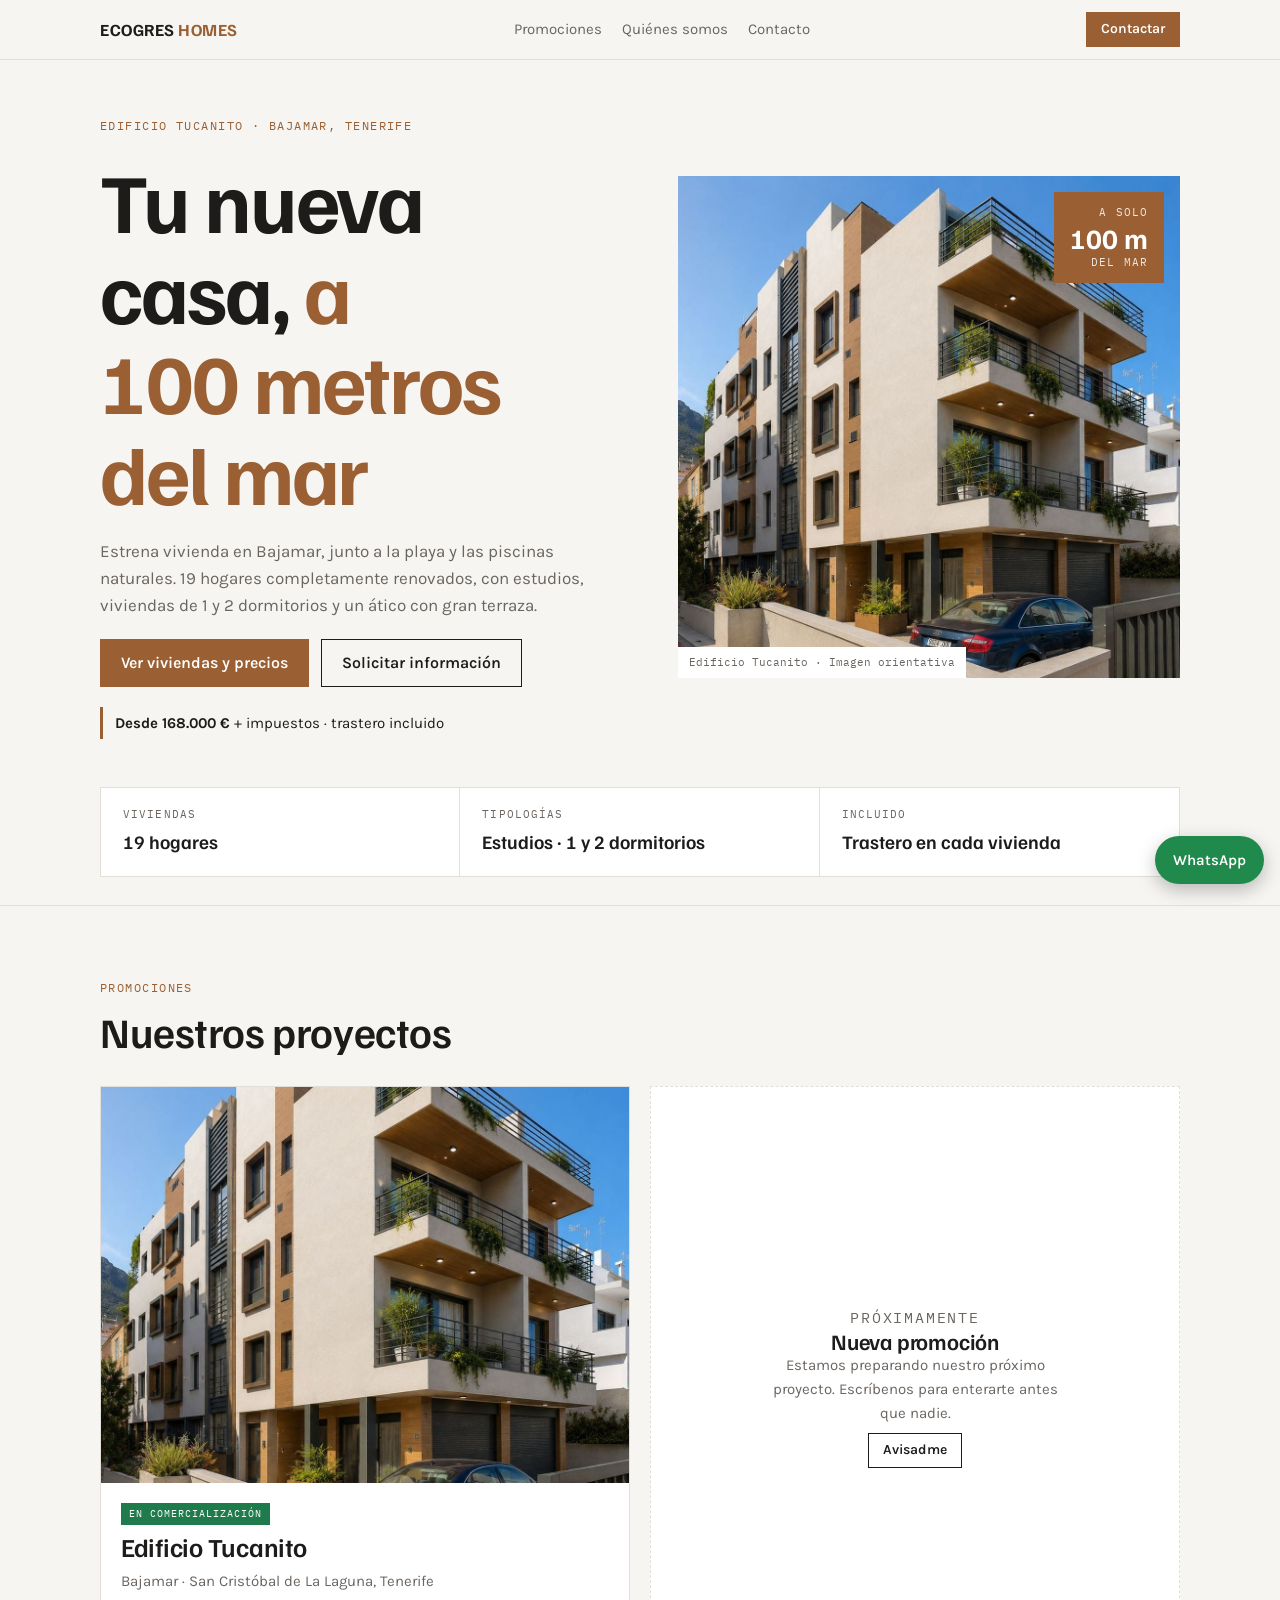
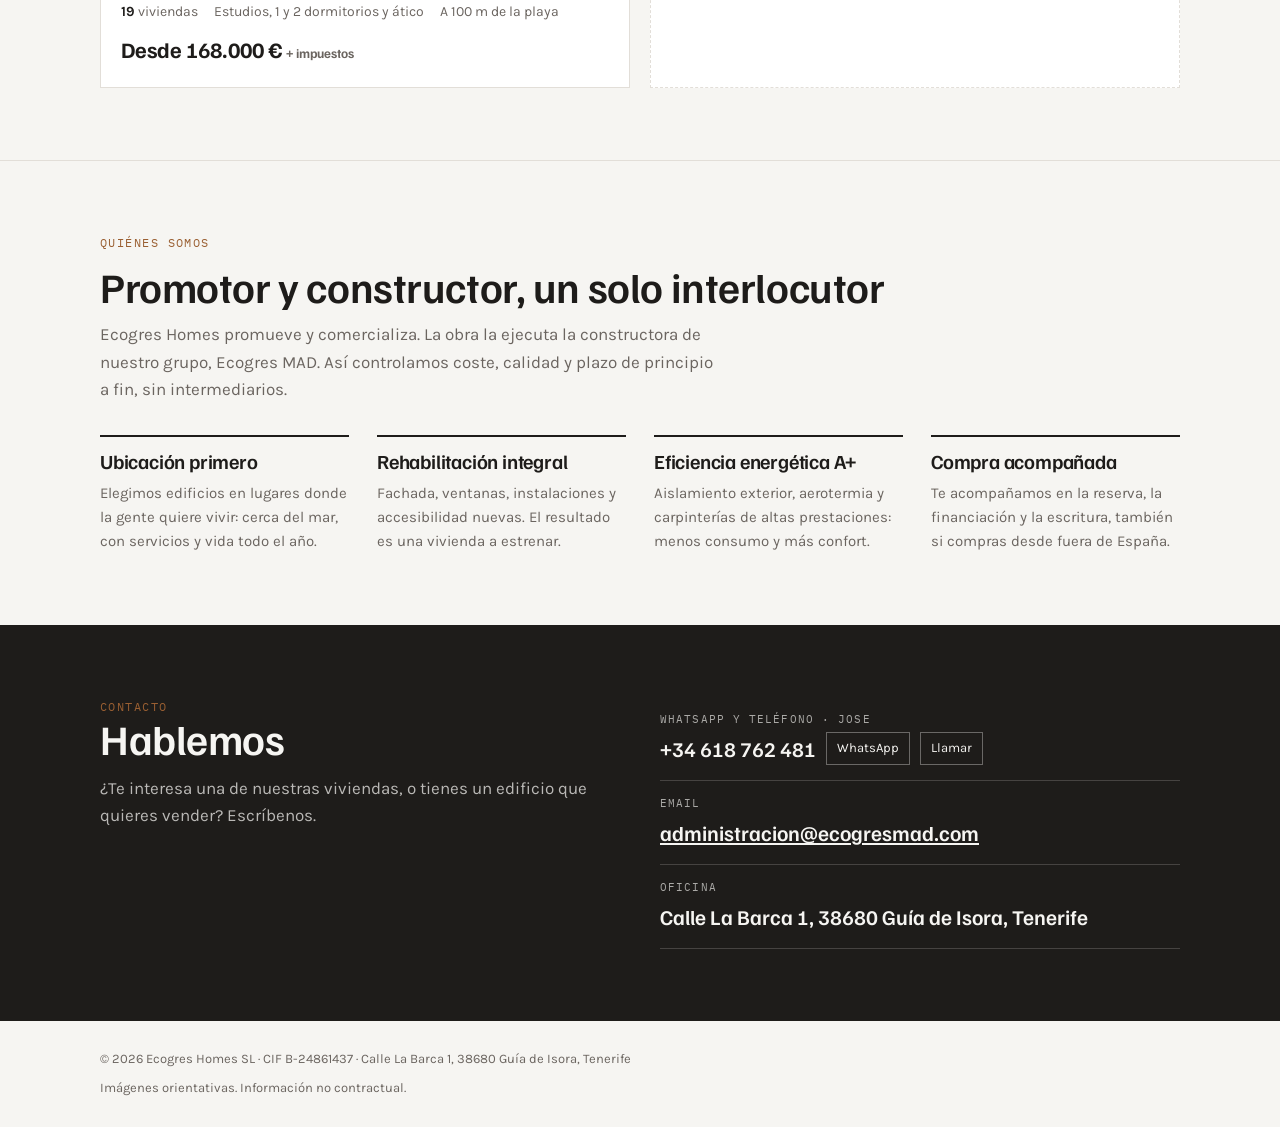
<file: index.html>
<!doctype html>
<html lang="es">
<head>
  <meta charset="utf-8">
  <meta name="viewport" content="width=device-width,initial-scale=1,viewport-fit=cover">
  <title>Viviendas en Bajamar junto al mar · Edificio Tucanito | Ecogres Homes</title>
  <meta name="description" content="Descubre Edificio Tucanito en Bajamar, Tenerife: 19 viviendas rehabilitadas a 100 metros del mar, desde 168.000 € + impuestos y con trastero incluido.">
  <link rel="preconnect" href="https://fonts.googleapis.com">
  <link rel="preconnect" href="https://fonts.gstatic.com" crossorigin>
  <link rel="stylesheet" href="https://fonts.googleapis.com/css2?family=Familjen+Grotesk:wght@500;600;700&family=Karla:wght@400;500;600&family=IBM+Plex+Mono:wght@400;500&display=swap">
  <link rel="stylesheet" href="css/estilos.css">
</head>
<body>

<div class="barra">
  <div class="wrap top">
    <a class="marca" href="index.html">ECOGRES <span>HOMES</span></a>
    <nav class="nav" aria-label="Secciones">
      <a href="#promociones">Promociones</a>
      <a href="#nosotros">Quiénes somos</a>
      <a href="#contacto">Contacto</a>
    </nav>
    <div class="top-der">
      <a class="btn lleno peq" href="#contacto">Contactar</a>
    </div>
  </div>
</div>

<main>
  <div class="wrap" id="inicio">
    <div class="hero portada-hero">
      <div class="texto">
        <p class="eyebrow">Edificio Tucanito · Bajamar, Tenerife</p>
        <h1>Tu nueva casa, <em>a 100 metros del mar</em></h1>
        <p class="lead">Estrena vivienda en Bajamar, junto a la playa y las piscinas naturales. 19 hogares completamente renovados, con estudios, viviendas de 1 y 2 dormitorios y un ático con gran terraza.</p>
        <div class="botones">
          <a class="btn lleno" href="promociones/edificio-tucanito/#viviendas">Ver viviendas y precios</a>
          <a class="btn" href="#contacto">Solicitar información</a>
        </div>
        <p class="prioridad"><b>Desde 168.000 €</b> + impuestos · trastero incluido</p>
      </div>
      <figure>
        <img src="promociones/edificio-tucanito/img/2_esquina_verja-despues.jpg" alt="Edificio Tucanito rehabilitado en Bajamar, Tenerife">
        <div class="sello"><small>A solo</small><b>100 m</b><small>del mar</small></div>
        <figcaption>Edificio Tucanito · Imagen orientativa</figcaption>
      </figure>
    </div>
  </div>
  <div class="wrap">
    <dl class="home-highlights" aria-label="Datos destacados de la promoción">
      <div><dt>Viviendas</dt><dd>19 hogares</dd></div>
      <div><dt>Tipologías</dt><dd>Estudios · 1 y 2 dormitorios</dd></div>
      <div><dt>Incluido</dt><dd>Trastero en cada vivienda</dd></div>
    </dl>
  </div>

  <section id="promociones">
    <div class="wrap">
      <div class="cab">
        <p class="eyebrow">Promociones</p>
        <h2>Nuestros proyectos</h2>
      </div>
      <!-- Las tarjetas salen de datos/promociones.js -->
      <div class="promos" id="promos"></div>
    </div>
  </section>

  <section id="nosotros">
    <div class="wrap">
      <div class="cab">
        <p class="eyebrow">Quiénes somos</p>
        <h2>Promotor y constructor, un solo interlocutor</h2>
        <p class="lead">Ecogres Homes promueve y comercializa. La obra la ejecuta la constructora de nuestro grupo, Ecogres MAD. Así controlamos coste, calidad y plazo de principio a fin, sin intermediarios.</p>
      </div>
      <div class="ventajas">
        <div><h3>Ubicación primero</h3><p>Elegimos edificios en lugares donde la gente quiere vivir: cerca del mar, con servicios y vida todo el año.</p></div>
        <div><h3>Rehabilitación integral</h3><p>Fachada, ventanas, instalaciones y accesibilidad nuevas. El resultado es una vivienda a estrenar.</p></div>
        <div><h3>Eficiencia energética A+</h3><p>Aislamiento exterior, aerotermia y carpinterías de altas prestaciones: menos consumo y más confort.</p></div>
        <div><h3>Compra acompañada</h3><p>Te acompañamos en la reserva, la financiación y la escritura, también si compras desde fuera de España.</p></div>
      </div>
    </div>
  </section>

  <section id="contacto" class="contacto">
    <div class="wrap cgrid">
      <div>
        <p class="eyebrow">Contacto</p>
        <h2>Hablemos</h2>
        <p class="lead" style="margin-top:14px">¿Te interesa una de nuestras viviendas, o tienes un edificio que quieres vender? Escríbenos.</p>
      </div>
      <div>
        <div class="canal"><small>WhatsApp y teléfono · Jose</small><div class="fila"><span class="v">+34 618 762 481</span><a class="copiar" href="https://wa.me/34618762481" target="_blank" rel="noopener">WhatsApp</a><a class="copiar" href="tel:+34618762481">Llamar</a></div></div>
        <div class="canal"><small>Email</small><div class="fila"><span class="v"><a href="mailto:administracion@ecogresmad.com">administracion@ecogresmad.com</a></span></div></div>
        <div class="canal"><small>Oficina</small><div class="fila"><span class="v">Calle La Barca 1, 38680 Guía de Isora, Tenerife</span></div></div>
      </div>
    </div>
  </section>
</main>

<div class="wrap">
  <footer>
    <span>© <span id="anio">2026</span> Ecogres Homes SL · CIF B-24861437 · Calle La Barca 1, 38680 Guía de Isora, Tenerife</span>
    <span>Imágenes orientativas. Información no contractual.</span>
  </footer>
</div>
<a class="flotante" href="https://wa.me/34618762481?text=Hola%2C%20quiero%20informaci%C3%B3n%20sobre%20Ecogres%20Homes." target="_blank" rel="noopener">WhatsApp</a>

<script src="datos/promociones.js"></script>
<script src="js/portada.js"></script>
</body>
</html>
</file>
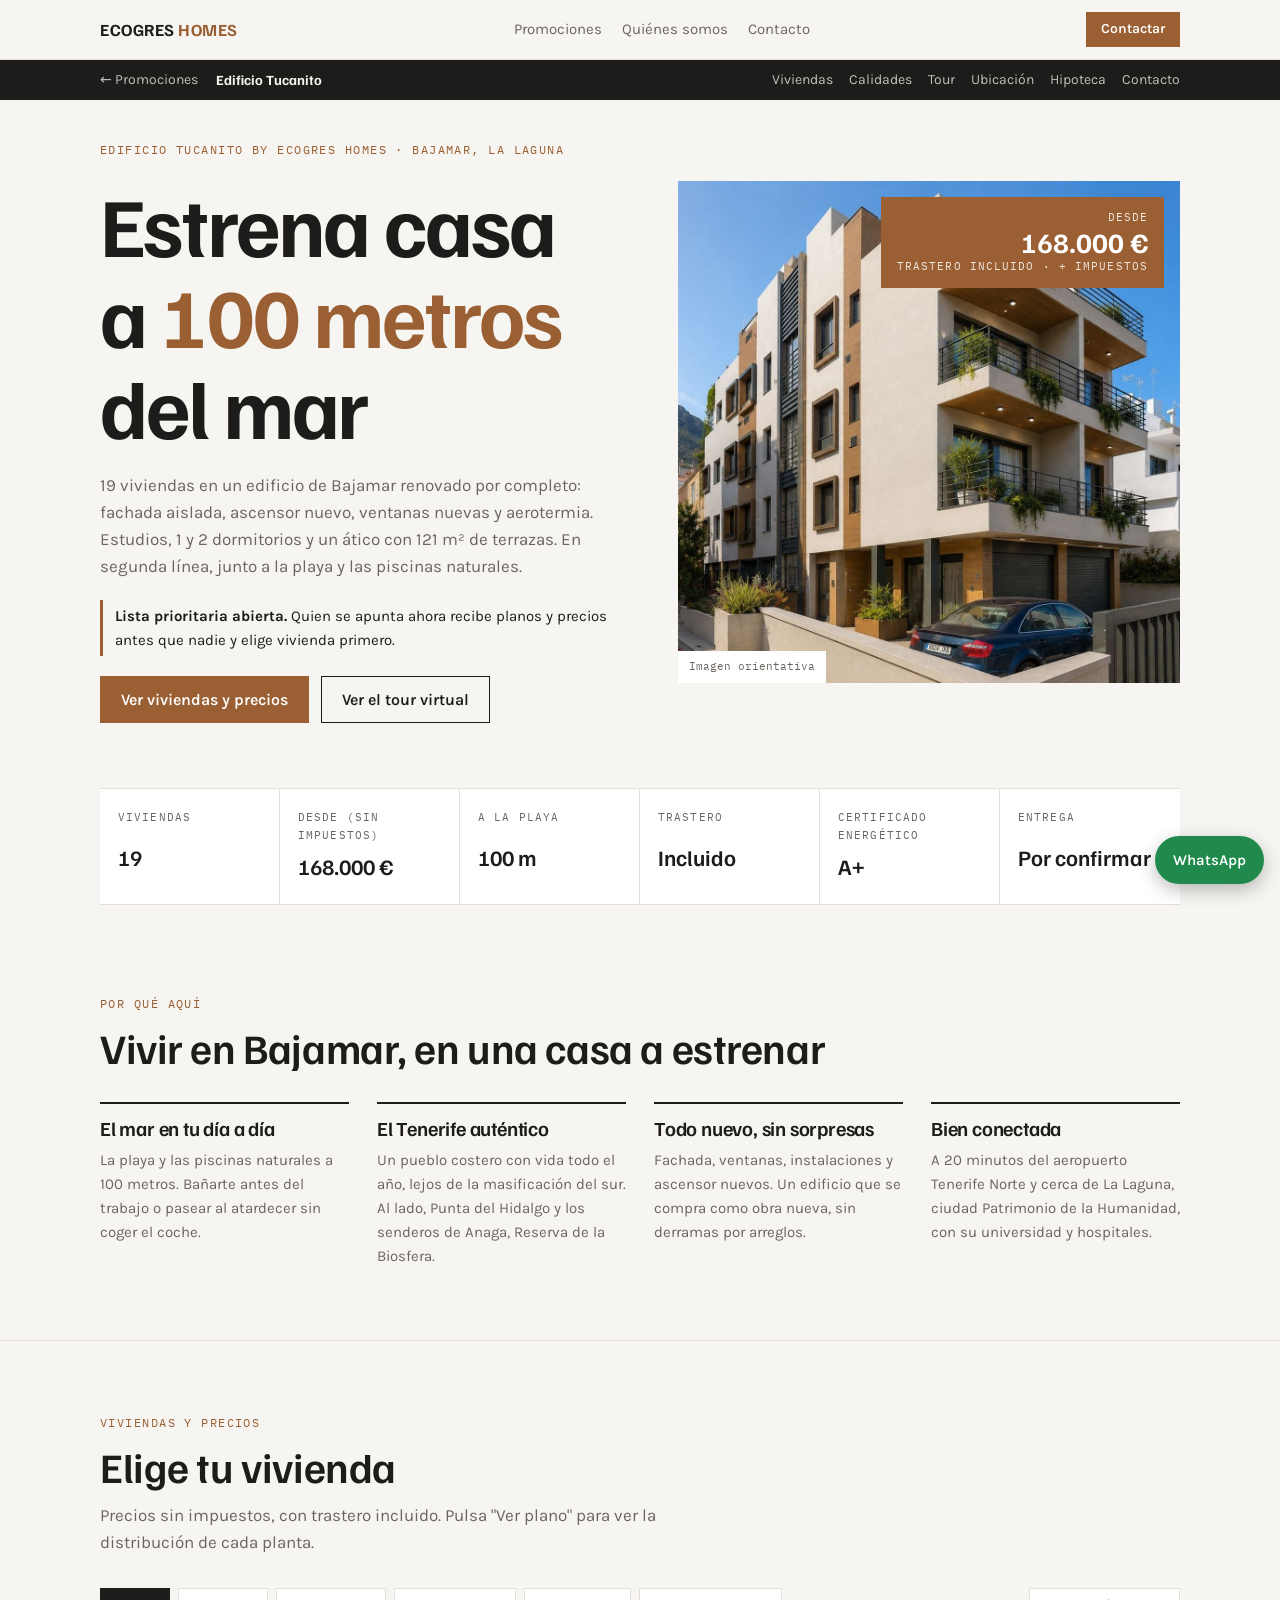
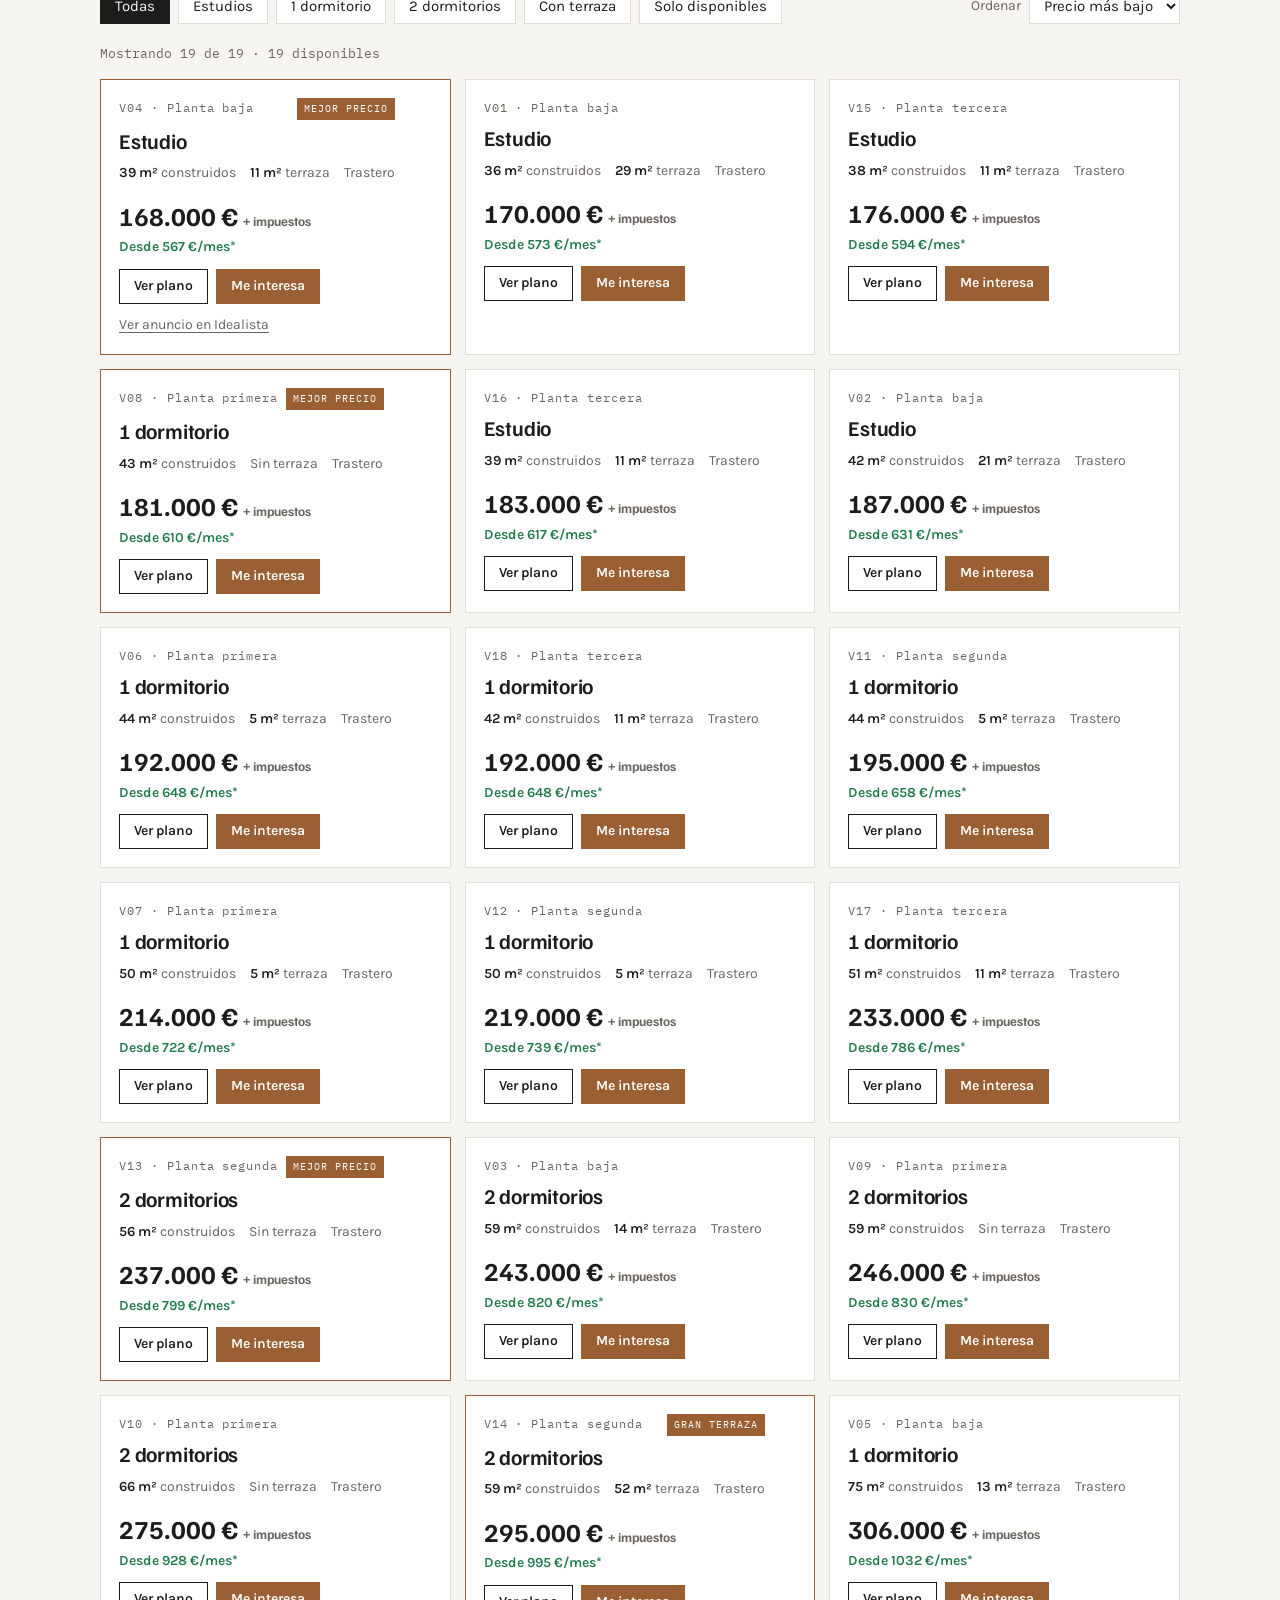
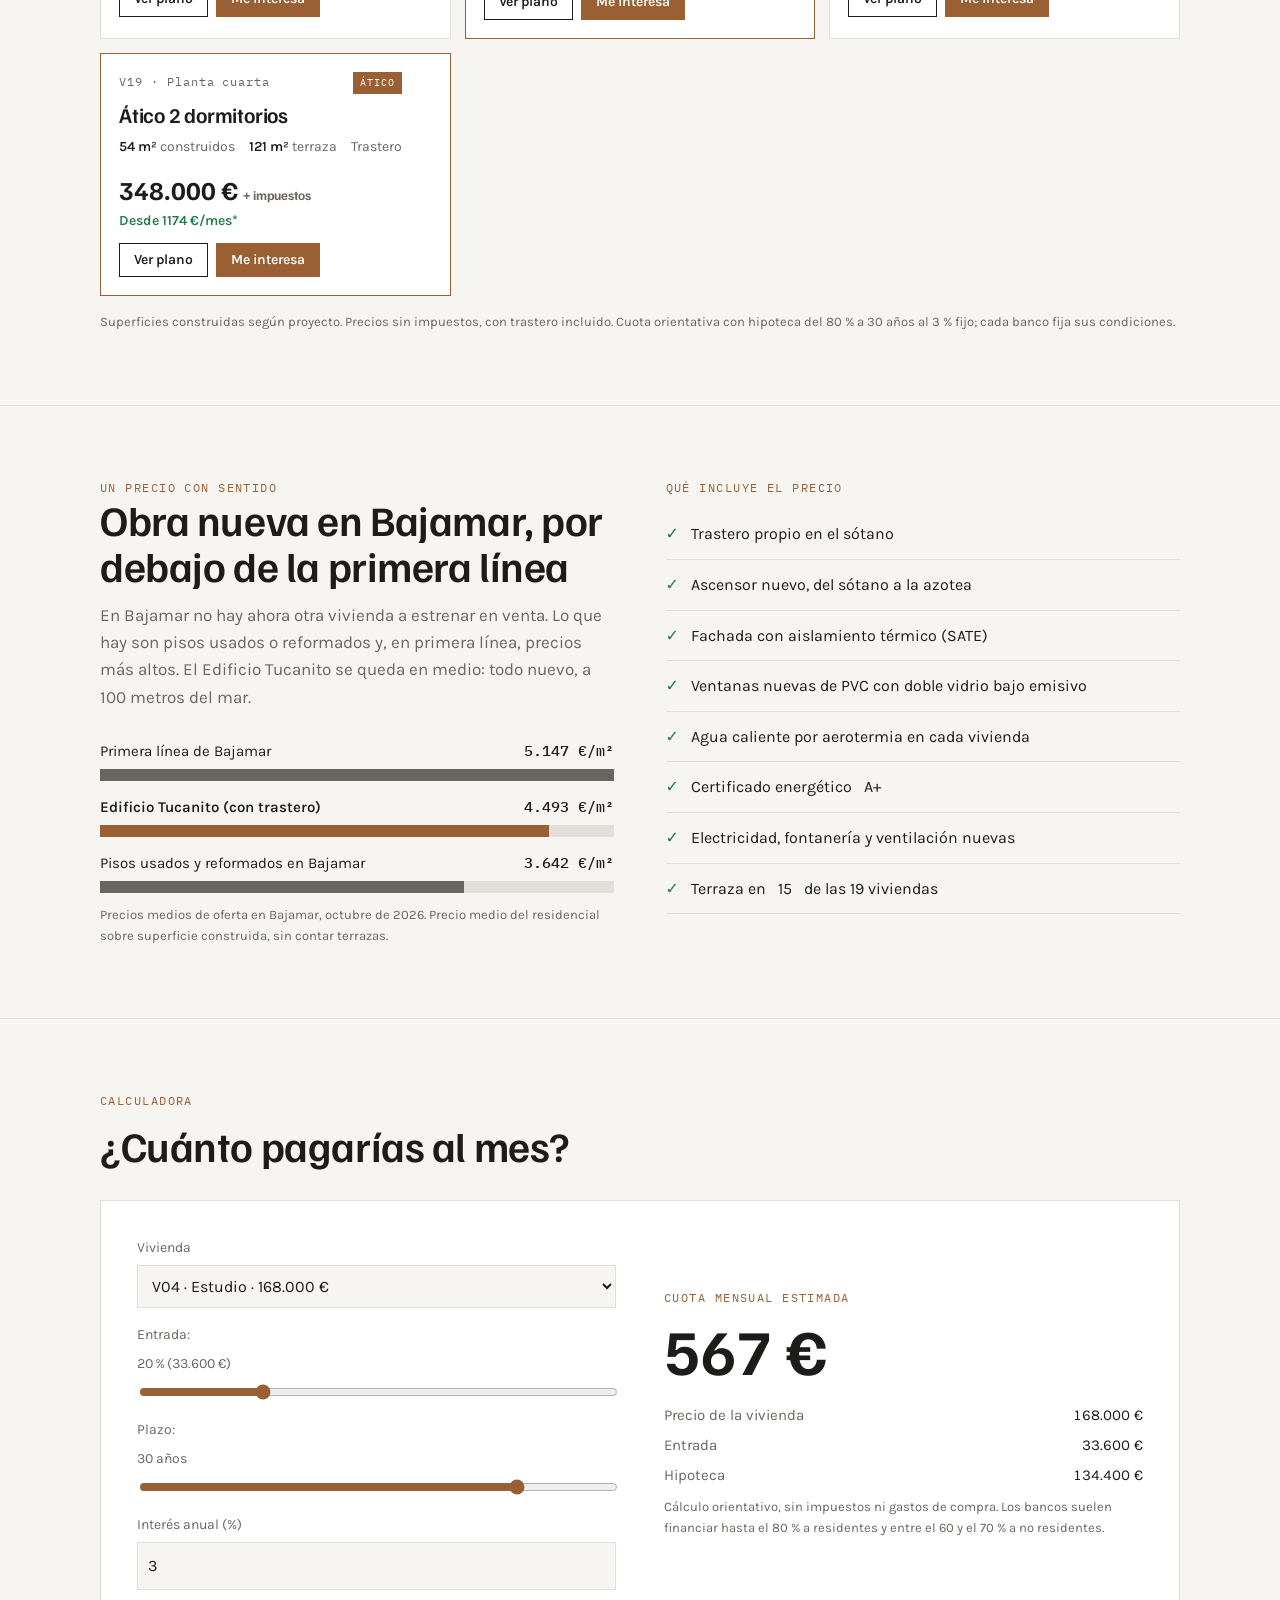
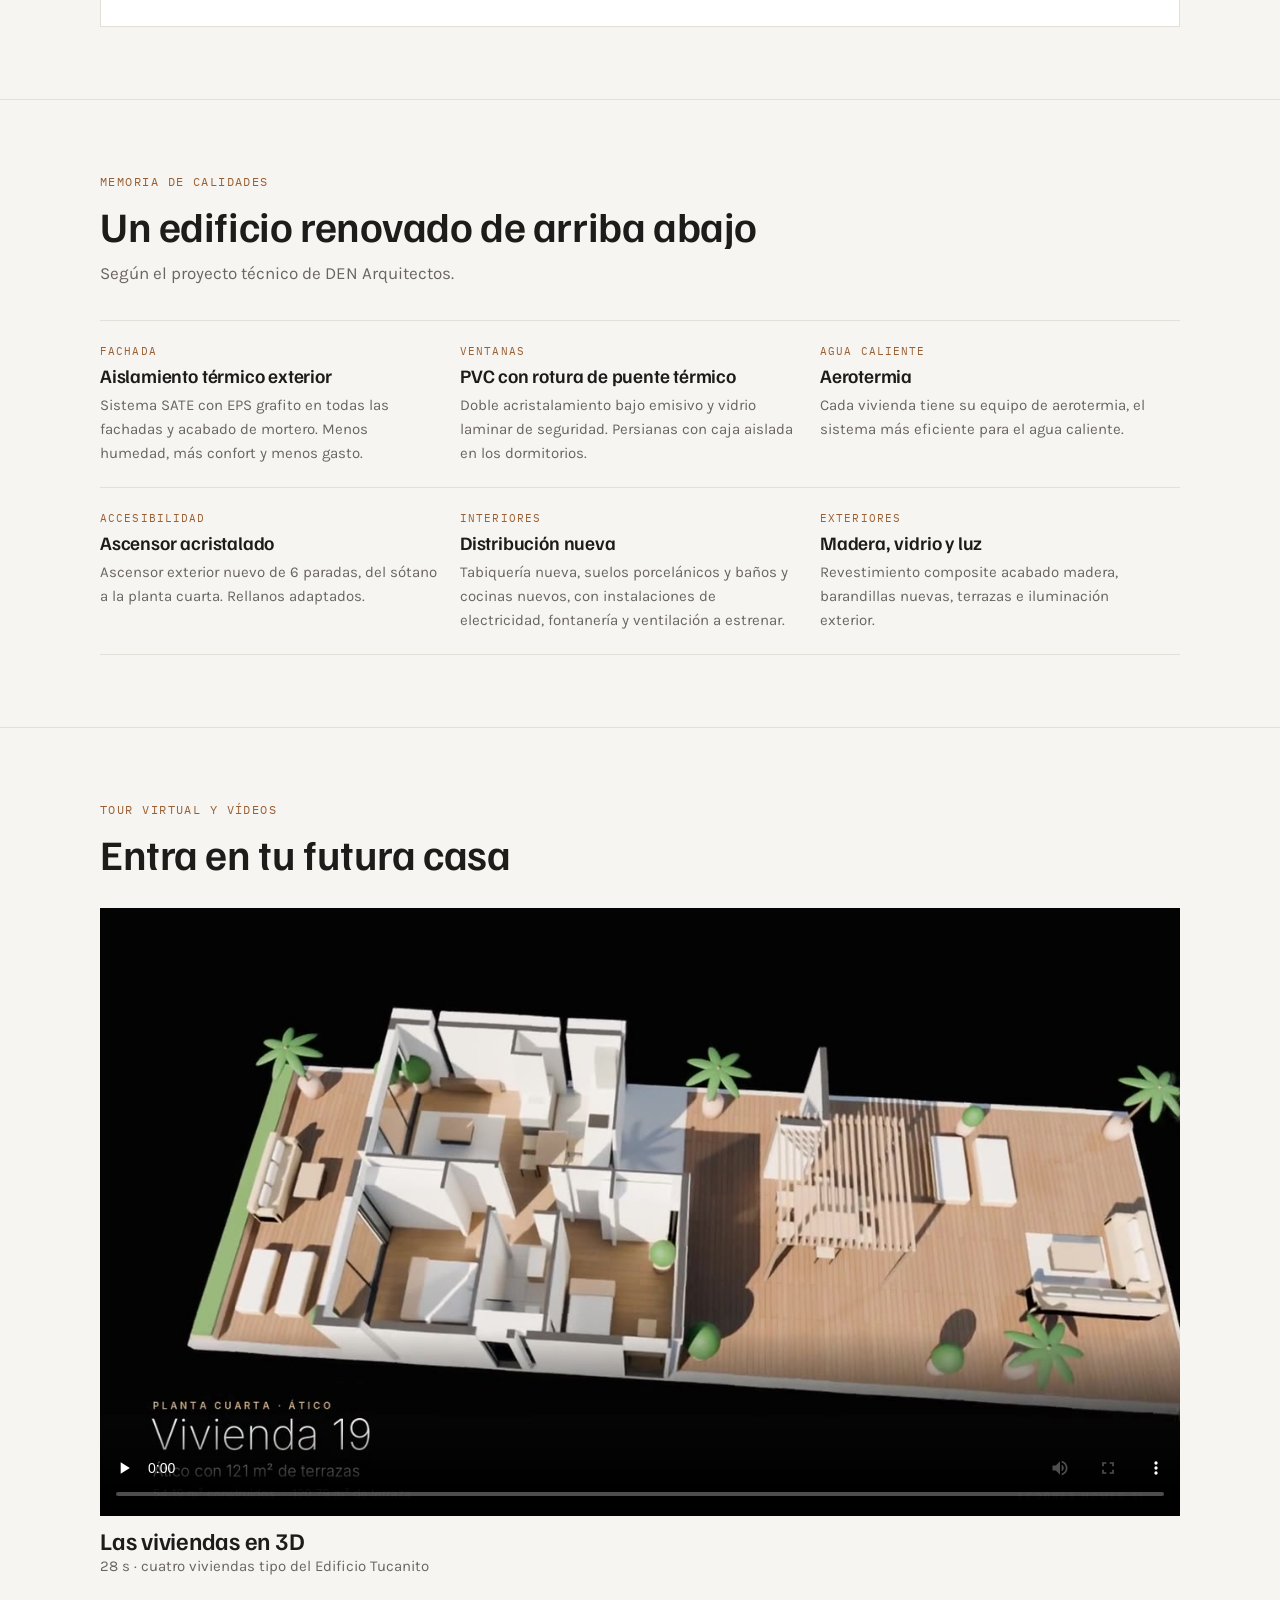
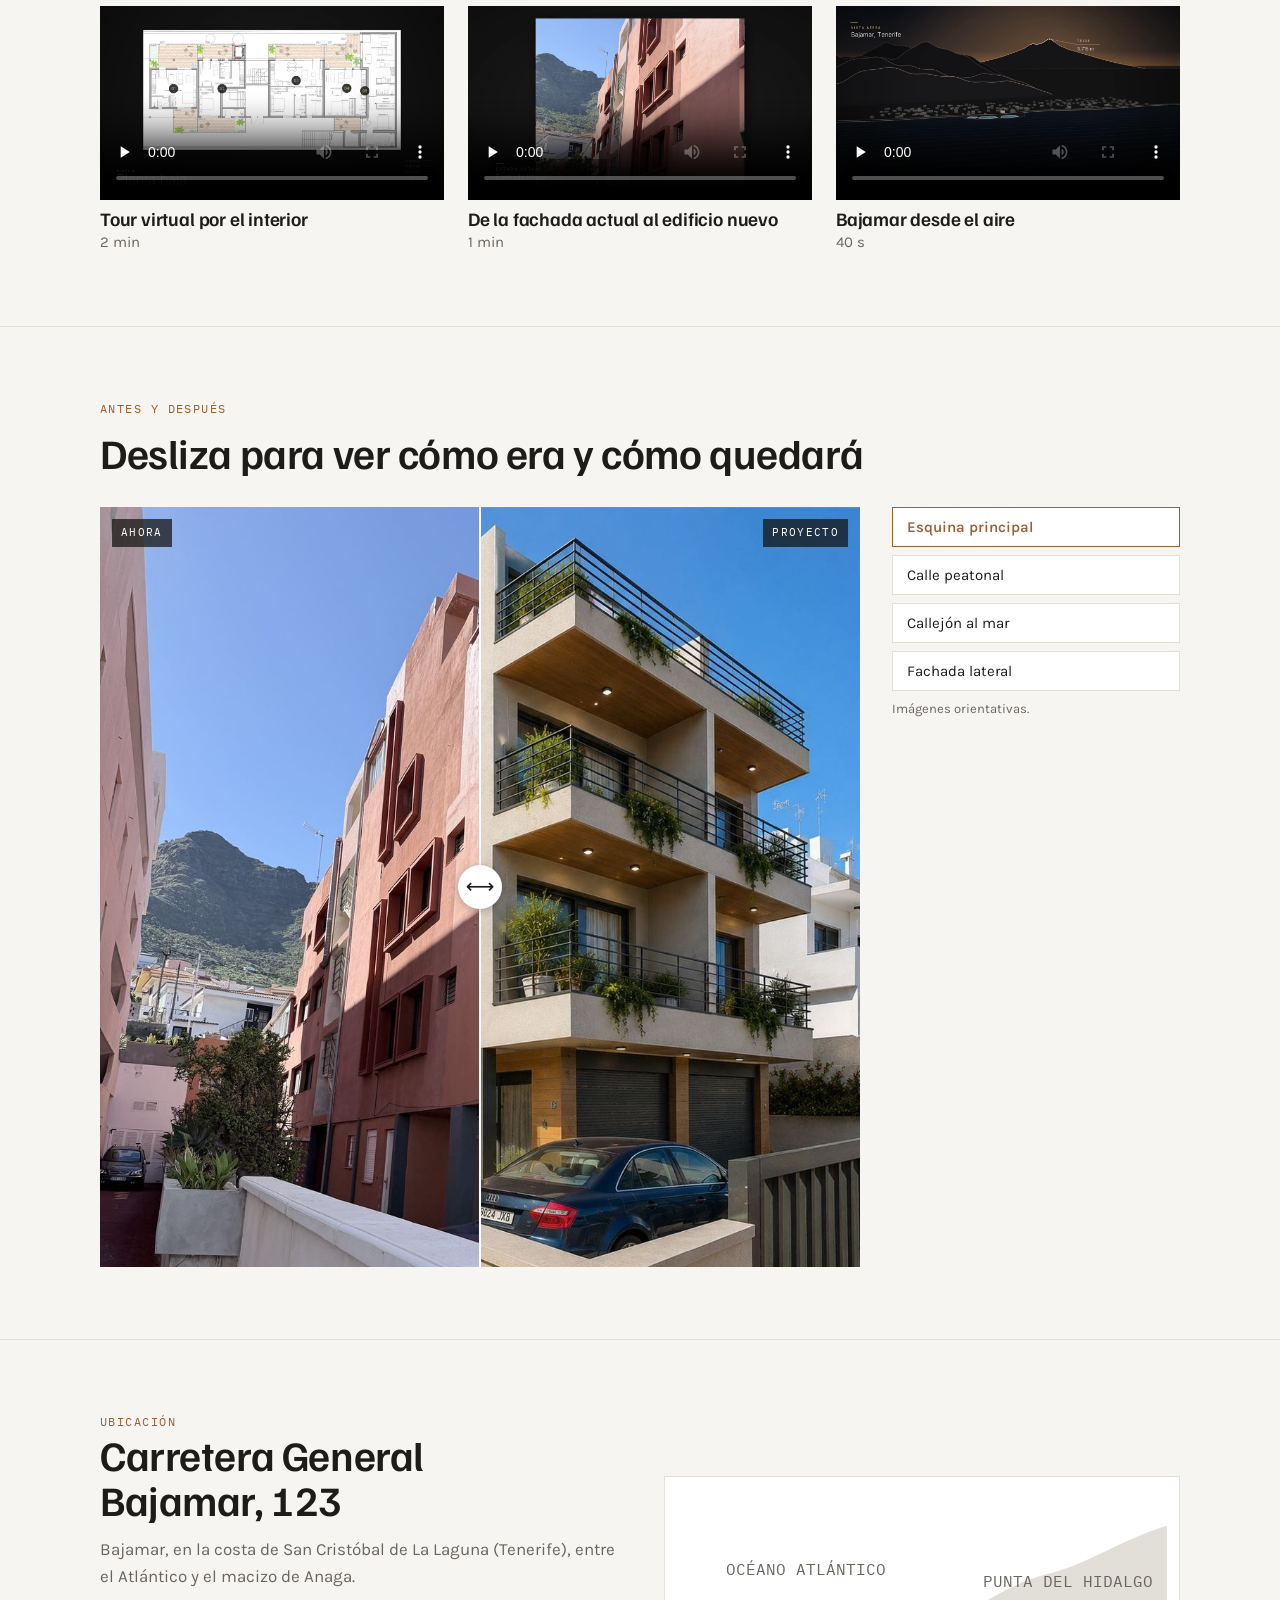
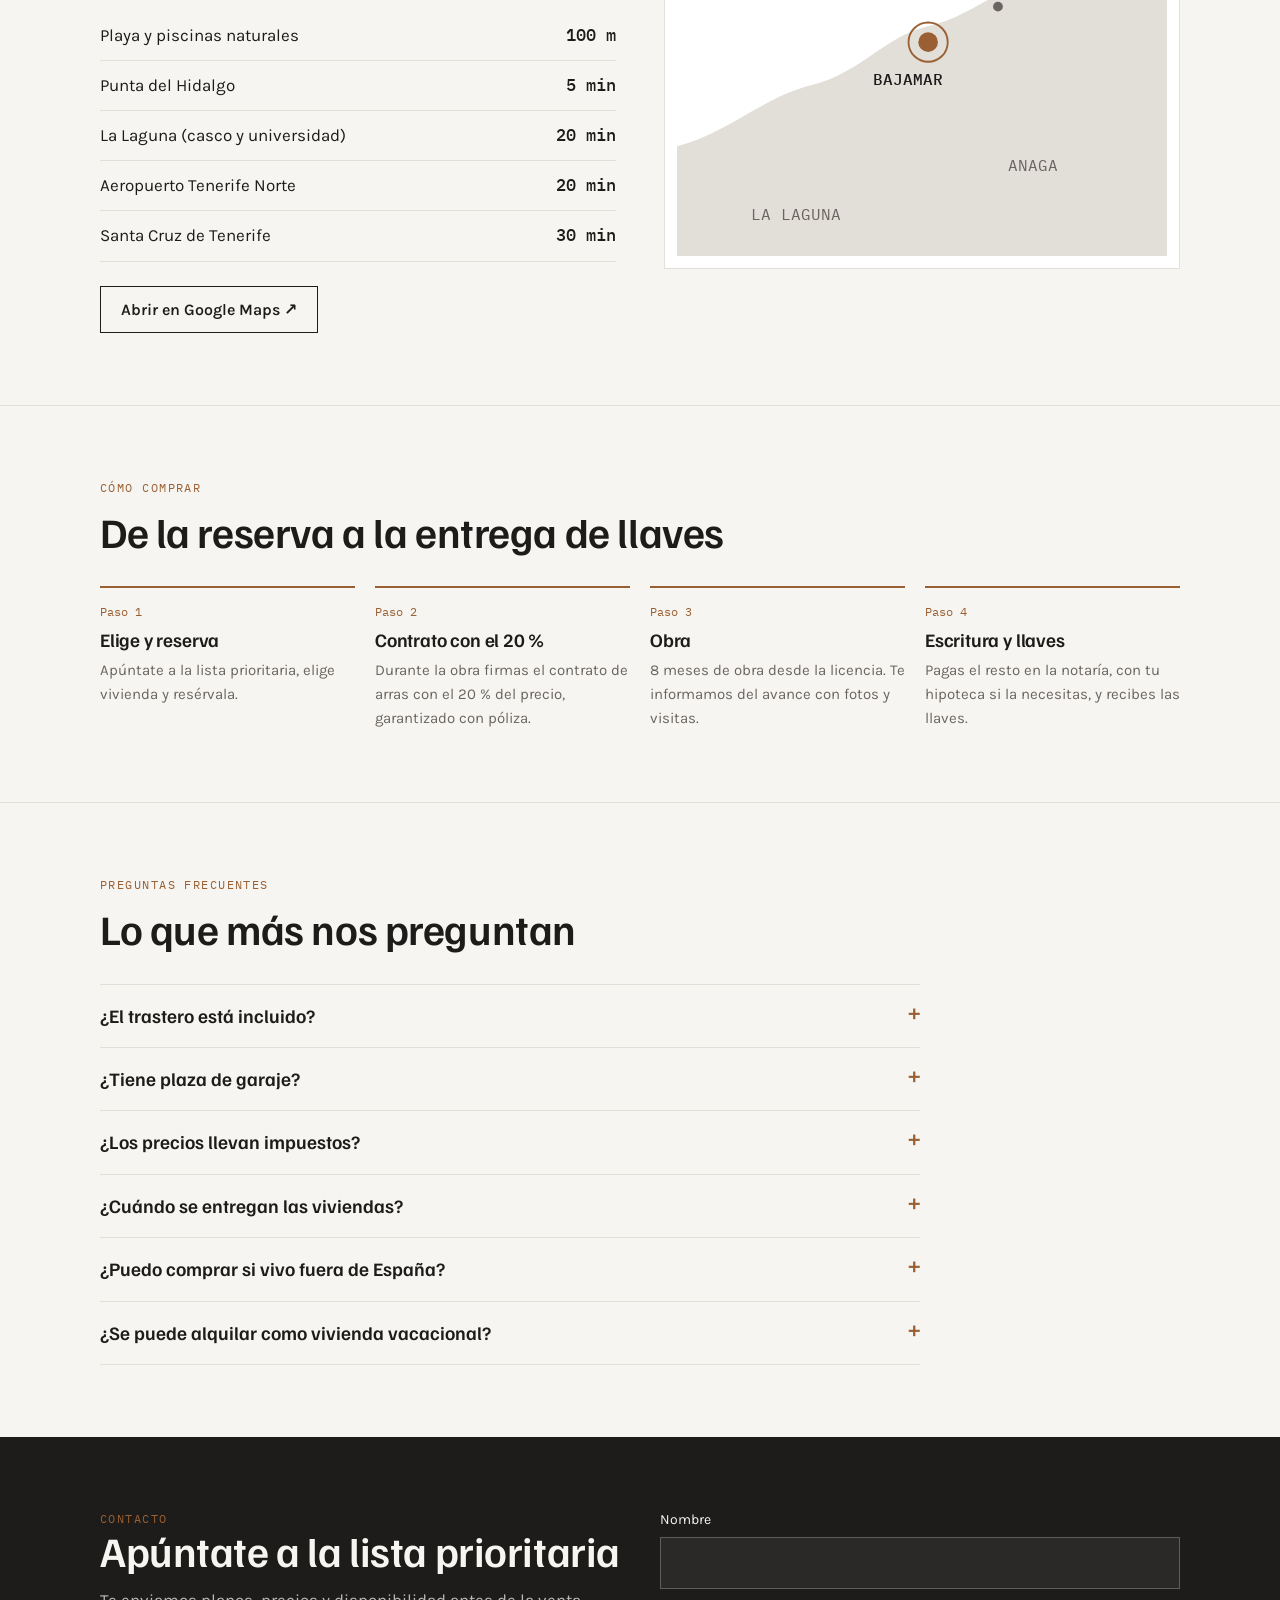
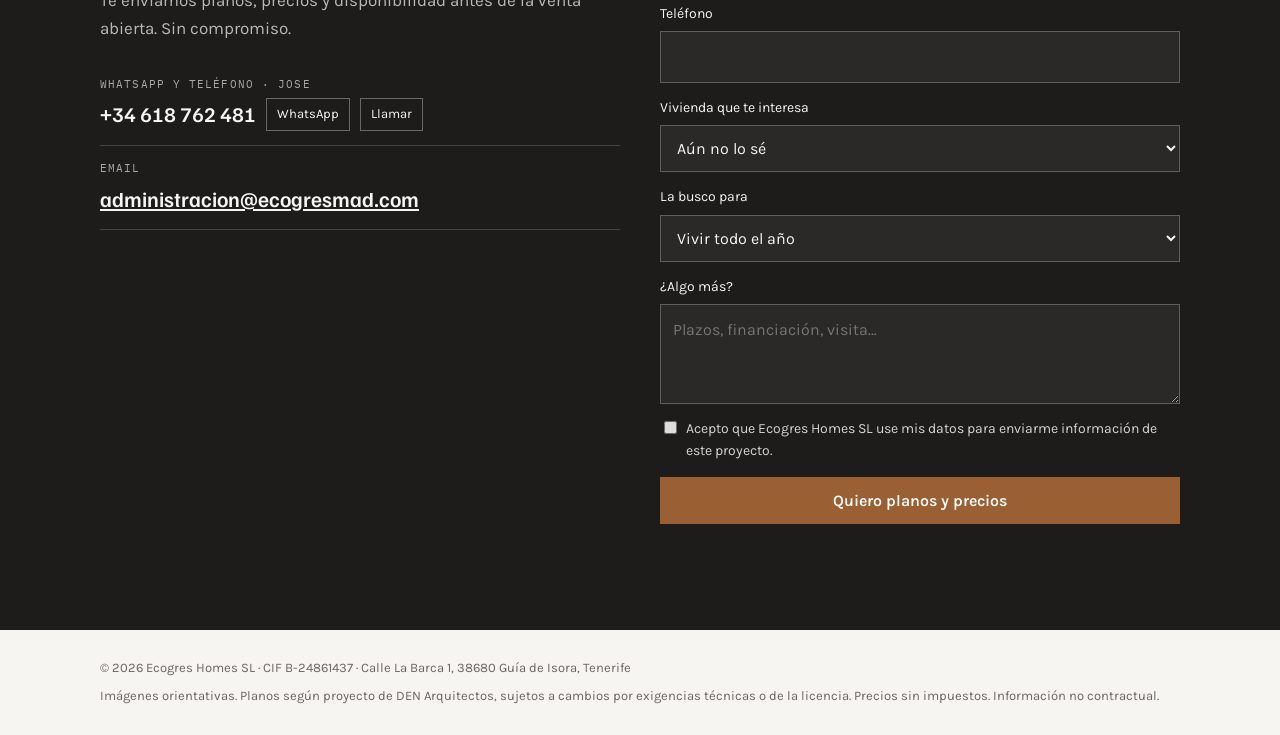
<file: promociones/edificio-tucanito/index.html>
<!doctype html>
<html lang="es">
<head>
  <meta charset="utf-8">
  <meta name="viewport" content="width=device-width,initial-scale=1,viewport-fit=cover">
  <title>Edificio Tucanito by Ecogres Homes · Viviendas en Bajamar, Tenerife</title>
  <meta name="description" content="19 viviendas rehabilitadas a 100 metros del mar en Bajamar, La Laguna. Estudios, 1 y 2 dormitorios y ático. Trastero incluido. Certificado energético A+.">
  <link rel="preconnect" href="https://fonts.googleapis.com">
  <link rel="preconnect" href="https://fonts.gstatic.com" crossorigin>
  <link rel="stylesheet" href="https://fonts.googleapis.com/css2?family=Familjen+Grotesk:wght@500;600;700&family=Karla:wght@400;500;600&family=IBM+Plex+Mono:wght@400;500&display=swap">
  <link rel="stylesheet" href="../../css/estilos.css">
</head>
<body>

<div class="barra">
  <div class="wrap top">
    <a class="marca" href="../../index.html">ECOGRES <span>HOMES</span></a>
    <nav class="nav" aria-label="Secciones">
      <a href="../../index.html#promociones">Promociones</a>
      <a href="../../index.html#nosotros">Quiénes somos</a>
      <a href="#contacto">Contacto</a>
    </nav>
    <div class="top-der">
      <a class="btn lleno peq" href="#contacto">Contactar</a>
    </div>
  </div>
</div>
<div class="subnav">
  <div class="wrap subnav-in">
    <a class="volver" href="../../index.html#promociones">← Promociones</a>
    <b>Edificio Tucanito</b>
    <nav aria-label="Secciones de la promoción">
      <a href="#viviendas">Viviendas</a><a href="#calidades">Calidades</a><a href="#tour">Tour</a><a href="#ubicacion">Ubicación</a><a href="#hipoteca">Hipoteca</a><a href="#contacto">Contacto</a>
    </nav>
  </div>
</div>

<main>
<div class="wrap" id="tucanito">
  <div class="hero">
    <div class="texto">
      <p class="eyebrow">Edificio Tucanito by Ecogres Homes · Bajamar, La Laguna</p>
      <h1>Estrena casa a <em>100 metros</em> del mar</h1>
      <p class="lead">19 viviendas en un edificio de Bajamar renovado por completo: fachada aislada, ascensor nuevo, ventanas nuevas y aerotermia. Estudios, 1 y 2 dormitorios y un ático con 121 m² de terrazas. En segunda línea, junto a la playa y las piscinas naturales.</p>
      <p class="prioridad"><b>Lista prioritaria abierta.</b> Quien se apunta ahora recibe planos y precios antes que nadie y elige vivienda primero.</p>
      <div class="botones">
        <a class="btn lleno" href="#viviendas">Ver viviendas y precios</a>
        <a class="btn" href="#tour">Ver el tour virtual</a>
      </div>
    </div>
    <figure>
      <img src="img/2_esquina_verja-despues.jpg" alt="Imagen del edificio reformado: revoco blanco, madera, terrazas con barandilla negra y plantas">
      <div class="sello"><small>Desde</small><b data-desde>168.000 €</b><small>trastero incluido · + impuestos</small></div>
      <figcaption>Imagen orientativa</figcaption>
    </figure>
  </div>
</div>

<div class="wrap">
  <dl class="datos">
    <div><dt>Viviendas</dt><dd>19</dd></div>
    <div><dt>Desde (sin impuestos)</dt><dd data-desde>168.000 €</dd></div>
    <div><dt>A la playa</dt><dd>100 m</dd></div>
    <div><dt>Trastero</dt><dd>Incluido</dd></div>
    <div><dt>Certificado energético</dt><dd data-certificado>A+</dd></div>
    <div><dt>Entrega</dt><dd data-entrega>Por confirmar</dd></div>
  </dl>
</div>

<section class="sin" id="ventajas">
  <div class="wrap">
    <div class="cab">
      <p class="eyebrow">Por qué aquí</p>
      <h2>Vivir en Bajamar, en una casa a estrenar</h2>
    </div>
    <div class="ventajas">
      <div><h3>El mar en tu día a día</h3><p>La playa y las piscinas naturales a 100 metros. Bañarte antes del trabajo o pasear al atardecer sin coger el coche.</p></div>
      <div><h3>El Tenerife auténtico</h3><p>Un pueblo costero con vida todo el año, lejos de la masificación del sur. Al lado, Punta del Hidalgo y los senderos de Anaga, Reserva de la Biosfera.</p></div>
      <div><h3>Todo nuevo, sin sorpresas</h3><p>Fachada, ventanas, instalaciones y ascensor nuevos. Un edificio que se compra como obra nueva, sin derramas por arreglos.</p></div>
      <div><h3>Bien conectada</h3><p>A 20 minutos del aeropuerto Tenerife Norte y cerca de La Laguna, ciudad Patrimonio de la Humanidad, con su universidad y hospitales.</p></div>
    </div>
  </div>
</section>

<section id="viviendas">
  <div class="wrap">
    <div class="cab">
      <p class="eyebrow">Viviendas y precios</p>
      <h2>Elige tu vivienda</h2>
      <p class="lead">Precios sin impuestos, con trastero incluido. Pulsa "Ver plano" para ver la distribución de cada planta.</p>
    </div>
    <div class="filtros" role="group" aria-label="Filtrar viviendas">
      <button class="chip" type="button" data-f="todas" aria-pressed="true">Todas</button>
      <button class="chip" type="button" data-f="Estudio" aria-pressed="false">Estudios</button>
      <button class="chip" type="button" data-f="1 dormitorio" aria-pressed="false">1 dormitorio</button>
      <button class="chip" type="button" data-f="2 dormitorios" aria-pressed="false">2 dormitorios</button>
      <button class="chip" type="button" data-f="terraza" aria-pressed="false">Con terraza</button>
      <button class="chip" type="button" data-f="disp" aria-pressed="false">Solo disponibles</button>
      <label for="orden">Ordenar
        <select id="orden">
          <option value="precio">Precio más bajo</option>
          <option value="m2">Más superficie</option>
          <option value="terraza">Más terraza</option>
          <option value="planta">Por planta</option>
        </select>
      </label>
    </div>
    <p class="cuenta" id="cuenta"></p>
    <!-- Las tarjetas salen de datos/viviendas-tucanito.js -->
    <div class="unidades" id="unidades"></div>
    <p class="nota" style="margin-top:16px">Superficies construidas según proyecto. Precios sin impuestos, con trastero incluido. Cuota orientativa con hipoteca del 80 % a 30 años al 3 % fijo; cada banco fija sus condiciones.</p>
  </div>
</section>

<div class="ficha" id="ficha" hidden role="dialog" aria-modal="true" aria-labelledby="fTit">
  <div class="caja">
    <div class="cabf">
      <div><p class="eyebrow" id="fPlanta"></p><h2 id="fTit"></h2></div>
      <button class="cerrar" type="button" id="fCerrar" aria-label="Cerrar">×</button>
    </div>
    <div class="resumen">
      <div><small>Superficie</small><b id="fM2"></b></div>
      <div><small>Terraza</small><b id="fTe"></b></div>
      <div><small>Precio (sin impuestos)</small><b id="fPr"></b></div>
      <div><small>Cuota aprox.</small><b id="fCu"></b></div>
    </div>
    <p id="fDesc" class="lead"></p>
    <div class="plano"><img id="fImg" alt=""></div>
    <p class="nota" id="fNota"></p>
    <div class="botones"><a class="btn lleno" href="#contacto" id="fQuiero">Me interesa esta vivienda</a><a class="btn" id="fIde" target="_blank" rel="noopener" hidden>Ver en Idealista</a></div>
  </div>
</div>

<section id="precio">
  <div class="wrap valor">
    <div>
      <p class="eyebrow">Un precio con sentido</p>
      <h2>Obra nueva en Bajamar, por debajo de la primera línea</h2>
      <p class="lead" style="margin-top:14px">En Bajamar no hay ahora otra vivienda a estrenar en venta. Lo que hay son pisos usados o reformados y, en primera línea, precios más altos. El Edificio Tucanito se queda en medio: todo nuevo, a 100 metros del mar.</p>
      <div class="barras" style="margin-top:28px" aria-label="Precio de oferta por metro cuadrado">
        <div class="barra-m2"><div class="et"><span>Primera línea de Bajamar</span><b>5.147 €/m²</b></div><div class="pista"><div class="rel" style="width:100%"></div></div></div>
        <div class="barra-m2 nuestro"><div class="et"><span>Edificio Tucanito (con trastero)</span><b>4.493 €/m²</b></div><div class="pista"><div class="rel" style="width:87.3%"></div></div></div>
        <div class="barra-m2"><div class="et"><span>Pisos usados y reformados en Bajamar</span><b>3.642 €/m²</b></div><div class="pista"><div class="rel" style="width:70.8%"></div></div></div>
      </div>
      <p class="nota" style="margin-top:12px">Precios medios de oferta en Bajamar, octubre de 2026. Precio medio del residencial sobre superficie construida, sin contar terrazas.</p>
    </div>
    <div>
      <p class="eyebrow">Qué incluye el precio</p>
      <ul class="incluye" style="margin-top:12px">
        <li>Trastero propio en el sótano</li>
        <li>Ascensor nuevo, del sótano a la azotea</li>
        <li>Fachada con aislamiento térmico (SATE)</li>
        <li>Ventanas nuevas de PVC con doble vidrio bajo emisivo</li>
        <li>Agua caliente por aerotermia en cada vivienda</li>
        <li>Certificado energético <span data-certificado>A+</span></li>
        <li>Electricidad, fontanería y ventilación nuevas</li>
        <li>Terraza en <span data-con-terraza>14</span> de las 19 viviendas</li>
      </ul>
    </div>
  </div>
</section>

<section id="hipoteca">
  <div class="wrap">
    <div class="cab">
      <p class="eyebrow">Calculadora</p>
      <h2>¿Cuánto pagarías al mes?</h2>
    </div>
    <div class="calc">
      <form id="calc" onsubmit="return false">
        <label for="cViv">Vivienda
          <select id="cViv"></select>
        </label>
        <label for="cEnt">Entrada: <span id="cEntV" class="num"></span>
          <input type="range" id="cEnt" min="10" max="50" step="5" value="20">
        </label>
        <label for="cAnos">Plazo: <span id="cAnosV" class="num"></span>
          <input type="range" id="cAnos" min="10" max="35" step="5" value="30">
        </label>
        <label for="cTipo">Interés anual (%)
          <input type="number" id="cTipo" min="0" max="10" step="0.1" value="3">
        </label>
      </form>
      <div class="res" aria-live="polite">
        <p class="eyebrow">Cuota mensual estimada</p>
        <p class="grande" id="cCuota"></p>
        <dl>
          <dt>Precio de la vivienda</dt><dd id="cPrecio"></dd>
          <dt>Entrada</dt><dd id="cEntrada"></dd>
          <dt>Hipoteca</dt><dd id="cPrest"></dd>
        </dl>
        <p class="nota">Cálculo orientativo, sin impuestos ni gastos de compra. Los bancos suelen financiar hasta el 80 % a residentes y entre el 60 y el 70 % a no residentes.</p>
      </div>
    </div>
  </div>
</section>

<section id="calidades">
  <div class="wrap">
    <div class="cab">
      <p class="eyebrow">Memoria de calidades</p>
      <h2>Un edificio renovado de arriba abajo</h2>
      <p class="lead">Según el proyecto técnico de DEN Arquitectos.</p>
    </div>
    <div class="calidades">
      <div><small>Fachada</small><h3>Aislamiento térmico exterior</h3><p>Sistema SATE con EPS grafito en todas las fachadas y acabado de mortero. Menos humedad, más confort y menos gasto.</p></div>
      <div><small>Ventanas</small><h3>PVC con rotura de puente térmico</h3><p>Doble acristalamiento bajo emisivo y vidrio laminar de seguridad. Persianas con caja aislada en los dormitorios.</p></div>
      <div><small>Agua caliente</small><h3>Aerotermia</h3><p>Cada vivienda tiene su equipo de aerotermia, el sistema más eficiente para el agua caliente.</p></div>
      <div><small>Accesibilidad</small><h3>Ascensor acristalado</h3><p>Ascensor exterior nuevo de 6 paradas, del sótano a la planta cuarta. Rellanos adaptados.</p></div>
      <div><small>Interiores</small><h3>Distribución nueva</h3><p>Tabiquería nueva, suelos porcelánicos y baños y cocinas nuevos, con instalaciones de electricidad, fontanería y ventilación a estrenar.</p></div>
      <div><small>Exteriores</small><h3>Madera, vidrio y luz</h3><p>Revestimiento composite acabado madera, barandillas nuevas, terrazas e iluminación exterior.</p></div>
    </div>
  </div>
</section>

<section id="tour">
  <div class="wrap">
    <div class="cab">
      <p class="eyebrow">Tour virtual y vídeos</p>
      <h2>Entra en tu futura casa</h2>
    </div>
    <div class="tour">
      <video controls playsinline preload="none" poster="img/poster-3d.jpg" src="vid/viviendas3d.mp4"></video>
      <h3>Las viviendas en 3D</h3>
      <p>28 s · cuatro viviendas tipo del Edificio Tucanito</p>
    </div>
    <div class="videos v3">
      <div>
        <video controls playsinline preload="none" poster="img/poster-tour.jpg" src="vid/tour.mp4"></video>
        <h3>Tour virtual por el interior</h3>
        <p>2 min</p>
      </div>
      <div>
        <video controls playsinline preload="none" poster="img/poster-reforma.jpg" src="vid/reforma.mp4"></video>
        <h3>De la fachada actual al edificio nuevo</h3>
        <p>1 min</p>
      </div>
      <div>
        <video controls playsinline preload="none" poster="img/poster-ubicacion.jpg" src="vid/ubicacion.mp4"></video>
        <h3>Bajamar desde el aire</h3>
        <p>40 s</p>
      </div>
    </div>
  </div>
</section>

<section id="reforma">
  <div class="wrap">
    <div class="cab">
      <p class="eyebrow">Antes y después</p>
      <h2>Desliza para ver cómo era y cómo quedará</h2>
    </div>
    <div class="ad">
      <div class="comparador" id="comp">
        <img id="imgA" src="img/2_esquina_verja-antes.jpg" alt="Estado actual del edificio">
        <img class="despues" id="imgD" src="img/2_esquina_verja-despues.jpg" alt="Imagen del edificio reformado">
        <span class="etqf a">Ahora</span><span class="etqf d">Proyecto</span>
        <div class="raya"></div>
        <input type="range" id="slider" min="0" max="100" value="50" aria-label="Mover la comparación entre ahora y proyecto">
      </div>
      <div class="vistas" role="group" aria-label="Elegir vista">
        <button type="button" data-v="2_esquina_verja" aria-pressed="true">Esquina principal</button>
        <button type="button" data-v="4_calle_peatonal" aria-pressed="false">Calle peatonal</button>
        <button type="button" data-v="1_callejon_mar" aria-pressed="false">Callejón al mar</button>
        <button type="button" data-v="3_fachada_lateral" aria-pressed="false">Fachada lateral</button>
        <p class="nota">Imágenes orientativas.</p>
      </div>
    </div>
  </div>
</section>

<section id="ubicacion">
  <div class="wrap ubica">
    <div>
      <p class="eyebrow">Ubicación</p>
      <h2>Carretera General Bajamar, 123</h2>
      <p class="lead" style="margin-top:14px">Bajamar, en la costa de San Cristóbal de La Laguna (Tenerife), entre el Atlántico y el macizo de Anaga.</p>
      <ul class="dist">
        <li><span>Playa y piscinas naturales</span><b>100 m</b></li>
        <li><span>Punta del Hidalgo</span><b>5 min</b></li>
        <li><span>La Laguna (casco y universidad)</span><b>20 min</b></li>
        <li><span>Aeropuerto Tenerife Norte</span><b>20 min</b></li>
        <li><span>Santa Cruz de Tenerife</span><b>30 min</b></li>
      </ul>
      <a class="btn" href="https://www.google.com/maps/search/?api=1&query=Carretera+General+Bajamar+123+Tenerife" target="_blank" rel="noopener">Abrir en Google Maps ↗</a>
    </div>
    <div class="mapa" aria-hidden="true">
      <svg viewBox="0 0 400 300">
        <path class="tierra" d="M0 300 L0 210 C40 200 70 170 110 160 C150 150 170 120 205 112 C240 104 262 80 300 70 C335 62 365 40 400 30 L400 300 Z"/>
        <text x="40" y="70">OCÉANO ATLÁNTICO</text>
        <text x="270" y="230">ANAGA</text>
        <text x="60" y="270">LA LAGUNA</text>
        <circle cx="262" cy="96" r="4" fill="var(--gris)"/>
        <text x="250" y="80">PUNTA DEL HIDALGO</text>
        <circle cx="205" cy="125" r="8" fill="var(--madera)"/>
        <circle cx="205" cy="125" r="16" fill="none" stroke="var(--madera)" stroke-width="1.5"/>
        <text class="eti" x="160" y="160">BAJAMAR</text>
      </svg>
    </div>
  </div>
</section>

<section id="compra">
  <div class="wrap">
    <div class="cab">
      <p class="eyebrow">Cómo comprar</p>
      <h2>De la reserva a la entrega de llaves</h2>
    </div>
    <div class="pasos">
      <div><small>Paso 1</small><h3>Elige y reserva</h3><p>Apúntate a la lista prioritaria, elige vivienda y resérvala.</p></div>
      <div><small>Paso 2</small><h3>Contrato con el 20 %</h3><p>Durante la obra firmas el contrato de arras con el 20 % del precio, garantizado con póliza.</p></div>
      <div><small>Paso 3</small><h3>Obra</h3><p><span data-plazo>8 meses</span> de obra desde la licencia. Te informamos del avance con fotos y visitas.</p></div>
      <div><small>Paso 4</small><h3>Escritura y llaves</h3><p>Pagas el resto en la notaría, con tu hipoteca si la necesitas, y recibes las llaves.</p></div>
    </div>
  </div>
</section>

<section id="preguntas">
  <div class="wrap">
    <div class="cab">
      <p class="eyebrow">Preguntas frecuentes</p>
      <h2>Lo que más nos preguntan</h2>
    </div>
    <div class="faq">
      <details><summary>¿El trastero está incluido?</summary><p>Sí. Los precios incluyen un trastero en el sótano del edificio.</p></details>
      <details><summary>¿Tiene plaza de garaje?</summary><p>No. El edificio no tiene garaje. En la zona hay aparcamiento en la calle.</p></details>
      <details><summary>¿Los precios llevan impuestos?</summary><p>No. Todos los precios se indican sin impuestos, que se suman al precio. Te detallamos el precio final con impuestos y gastos antes de reservar.</p></details>
      <details><summary>¿Cuándo se entregan las viviendas?</summary><p>La obra dura <span data-plazo>8 meses</span> desde la licencia. Entrega estimada: <span data-entrega>por confirmar</span>.</p></details>
      <details><summary>¿Puedo comprar si vivo fuera de España?</summary><p>Sí. Necesitas un NIE y una cuenta en un banco español. Te ayudamos con los trámites y te enseñamos la vivienda por videollamada. We speak English · Wir sprechen Deutsch.</p></details>
      <details><summary>¿Se puede alquilar como vivienda vacacional?</summary><p>La ley canaria limita mucho la vivienda vacacional en edificios residenciales. Recomendamos el alquiler de larga temporada, con buena demanda por la universidad y los hospitales de La Laguna.</p></details>
    </div>
  </div>
</section>

<section id="contacto" class="contacto">
  <div class="wrap cgrid">
    <div>
      <p class="eyebrow">Contacto</p>
      <h2>Apúntate a la lista prioritaria</h2>
      <p class="lead" style="margin-top:14px">Te enviamos planos, precios y disponibilidad antes de la venta abierta. Sin compromiso.</p>
      <div style="margin-top:20px">
        <div class="canal"><small>WhatsApp y teléfono · Jose</small><div class="fila"><span class="v">+34 618 762 481</span><a class="copiar" href="https://wa.me/34618762481" target="_blank" rel="noopener">WhatsApp</a><a class="copiar" href="tel:+34618762481">Llamar</a></div></div>
        <div class="canal"><small>Email</small><div class="fila"><span class="v"><a href="mailto:administracion@ecogresmad.com">administracion@ecogresmad.com</a></span></div></div>
      </div>
    </div>
    <form id="form" novalidate>
      <label for="nombre">Nombre<input id="nombre" name="nombre" autocomplete="name"></label>
      <label for="tel">Teléfono<input id="tel" name="tel" type="tel" autocomplete="tel"></label>
      <label for="vivSel">Vivienda que te interesa<select id="vivSel" name="vivienda"><option value="">Aún no lo sé</option></select></label>
      <label for="interes">La busco para
        <select id="interes" name="interes"><option>Vivir todo el año</option><option>Segunda residencia</option><option>Invertir</option></select>
      </label>
      <label for="msg">¿Algo más?<textarea id="msg" name="msg" placeholder="Plazos, financiación, visita…"></textarea></label>
      <label class="check" for="rgpd"><input type="checkbox" id="rgpd" name="rgpd"> Acepto que Ecogres Homes SL use mis datos para enviarme información de este proyecto.</label>
      <button class="btn lleno" type="submit">Quiero planos y precios</button>
      <p class="aviso" id="aviso" role="status"></p>
    </form>
  </div>
</section>
</main>

<div class="wrap">
  <footer>
    <span>© 2026 Ecogres Homes SL · CIF B-24861437 · Calle La Barca 1, 38680 Guía de Isora, Tenerife</span>
    <span>Imágenes orientativas. Planos según proyecto de DEN Arquitectos, sujetos a cambios por exigencias técnicas o de la licencia. Precios sin impuestos. Información no contractual.</span>
  </footer>
</div>
<a class="flotante" href="https://wa.me/34618762481?text=Hola%2C%20quiero%20informaci%C3%B3n%20sobre%20el%20Edificio%20Tucanito%20en%20Bajamar." target="_blank" rel="noopener">WhatsApp</a>

<script src="../../datos/viviendas-tucanito.js"></script>
<script src="../../js/promocion.js"></script>
</body>
</html>
</file>
<file: css/estilos.css>
/* Ecogres Homes · estilos comunes a todas las páginas */
body{margin:0}
img{max-width:100%}
[hidden]{display:none!important}
:root{
  --cal:#f6f5f2; --papel:#ffffff; --basalto:#1e1c1a; --gris:#6b6560; --linea:#e2ded8;
  --madera:#9a5f32; --atlantico:#1f5c7a; --sobre-madera:#ffffff; --verde:#1f7a4c; --plano:#ffffff;
  --display:"Familjen Grotesk",system-ui,-apple-system,"Segoe UI",sans-serif;
  --texto:"Karla",system-ui,-apple-system,"Segoe UI",sans-serif;
  --dato:"IBM Plex Mono",ui-monospace,Menlo,Consolas,monospace;
}
@media (prefers-color-scheme:dark){:root:not([data-theme="light"]){
  --cal:#161513;--papel:#1f1d1b;--basalto:#efebe5;--gris:#a59d95;--linea:#34302c;--madera:#d08c57;--atlantico:#6fb0d2;--sobre-madera:#161513;--verde:#4cc489;color-scheme:dark}}
:root[data-theme="dark"]{
  --cal:#161513;--papel:#1f1d1b;--basalto:#efebe5;--gris:#a59d95;--linea:#34302c;--madera:#d08c57;--atlantico:#6fb0d2;--sobre-madera:#161513;--verde:#4cc489;color-scheme:dark}

*{box-sizing:border-box}
html{scroll-behavior:smooth}
body{background:var(--cal);color:var(--basalto);font-family:var(--texto);font-size:17px;line-height:1.6;-webkit-font-smoothing:antialiased}
.wrap{max-width:1160px;margin:0 auto;padding-inline:clamp(16px,4vw,40px)}
h1,h2,h3{font-family:var(--display);line-height:1.08;margin:0;text-wrap:balance;letter-spacing:-.01em}
h2{font-size:clamp(28px,4.2vw,42px);font-weight:600}
h3{font-weight:600}
p{margin:0}
a{color:inherit}
:focus-visible{outline:2px solid var(--atlantico);outline-offset:3px}
.eyebrow{font-family:var(--dato);font-size:12px;letter-spacing:.12em;text-transform:uppercase;color:var(--madera)}
.lead{color:var(--gris);max-width:62ch}
.nota{font-size:13px;color:var(--gris)}
.num{font-variant-numeric:tabular-nums}

/* cabecera fija */
.barra{position:sticky;top:env(safe-area-inset-top,0px);z-index:20;background:color-mix(in srgb,var(--cal) 92%,transparent);backdrop-filter:blur(8px);border-bottom:1px solid var(--linea)}
.top{display:flex;justify-content:space-between;align-items:center;gap:16px;padding-block:12px}
.marca{font-family:var(--display);font-weight:700;font-size:17px;letter-spacing:.03em;white-space:nowrap;text-decoration:none}
.marca span{color:var(--madera)}
.nav{display:flex;gap:20px;font-size:15px}
.nav a{text-decoration:none;color:var(--gris)}
.nav a:hover{color:var(--basalto)}
.top-der{display:flex;align-items:center;gap:14px}
section,#tucanito{scroll-margin-top:110px}
.subnav{position:sticky;top:calc(env(safe-area-inset-top,0px) + 60px);z-index:19;background:var(--basalto);color:var(--cal)}
.subnav-in{display:flex;align-items:center;gap:18px;padding-block:9px;font-size:14px;overflow-x:auto;white-space:nowrap}
.subnav a{color:color-mix(in srgb,var(--cal) 75%,transparent);text-decoration:none}
.subnav a:hover{color:var(--cal)}
.subnav nav{display:flex;gap:16px;margin-left:auto}
.subnav b{font-family:var(--display)}
.eg-hero{display:grid;gap:22px;padding-block:72px 64px;max-width:860px}
.eg-hero h1{font-size:clamp(42px,6.6vw,84px);font-weight:700;letter-spacing:-.025em}
.promos{display:grid;grid-template-columns:repeat(2,1fr);gap:20px}
.promo{background:var(--papel);border:1px solid var(--linea);display:grid;grid-template-rows:auto 1fr;min-width:0;text-decoration:none;color:inherit}
.promo img{width:100%;aspect-ratio:4/3;object-fit:cover;display:block}
.promo .pi{padding:20px;display:grid;gap:8px;align-content:start}
.promo h3{font-size:26px}
.promo .zona{color:var(--gris);font-size:15px}
.promo .pdat{display:flex;flex-wrap:wrap;gap:4px 16px;font-size:14px;color:var(--gris)}
.promo .pdat b{color:var(--basalto)}
.promo .pp{font-family:var(--display);font-size:22px;font-weight:700}
.promo .estado{justify-self:start;font-family:var(--dato);font-size:10px;letter-spacing:.1em;text-transform:uppercase;background:var(--verde);color:#fff;padding:3px 8px}
.promo.prox{border-style:dashed;place-content:center;text-align:center;padding:40px 20px;grid-template-rows:auto}
.promo.prox h3{font-size:22px}
.promo.prox p{color:var(--gris);font-size:15px;max-width:34ch;margin-inline:auto}
a.promo:hover h3{color:var(--madera)}
@media (max-width:760px){.promos{grid-template-columns:1fr}.subnav nav{margin-left:0}}
.idiomas{display:flex;gap:8px;font-family:var(--dato);font-size:12px;color:var(--gris)}
.idiomas b{color:var(--basalto)}

.btn{display:inline-flex;align-items:center;justify-content:center;gap:8px;padding:13px 20px;font-weight:600;font-size:16px;text-decoration:none;border:1.5px solid var(--basalto);background:transparent;color:var(--basalto);cursor:pointer;font-family:var(--texto);line-height:1.2}
.btn.lleno{background:var(--madera);border-color:var(--madera);color:var(--sobre-madera)}
.btn.peq{padding:8px 14px;font-size:14px}
.btn:hover{transform:translateY(-1px)}

/* portada */
.hero{display:grid;grid-template-columns:1.05fr 1fr;gap:clamp(24px,4vw,56px);align-items:center;padding-block:40px 48px}
.hero>*{min-width:0}
.hero h1{font-size:clamp(42px,6.8vw,84px);font-weight:700;letter-spacing:-.025em}
.hero h1 em{font-style:normal;color:var(--madera)}
.hero .texto{display:grid;gap:20px}
.hero figure{margin:0;position:relative}
.hero img{display:block;width:100%;aspect-ratio:1;object-fit:cover}
.hero figcaption{position:absolute;left:0;bottom:0;background:var(--papel);font-family:var(--dato);font-size:11px;padding:7px 11px;color:var(--gris)}
.sello{position:absolute;top:16px;right:16px;background:var(--madera);color:var(--sobre-madera);padding:12px 16px;display:grid;gap:2px;text-align:right}
.sello small{font-family:var(--dato);font-size:11px;letter-spacing:.1em;text-transform:uppercase;opacity:.85}
.sello b{font-family:var(--display);font-size:28px;line-height:1}
.portada-hero{padding-block:56px 48px}
.home-highlights{display:grid;grid-template-columns:repeat(3,minmax(0,1fr));margin:0 0 28px;background:var(--papel);border:1px solid var(--linea)}
.home-highlights>div{padding:18px 22px;display:grid;gap:4px;border-right:1px solid var(--linea)}
.home-highlights>div:last-child{border-right:0}
.home-highlights dt{font-family:var(--dato);font-size:11px;letter-spacing:.1em;text-transform:uppercase;color:var(--gris)}
.home-highlights dd{margin:0;font-family:var(--display);font-size:19px;font-weight:600}
.botones{display:flex;gap:12px;flex-wrap:wrap}
.prioridad{font-size:15px;border-left:3px solid var(--madera);padding:4px 0 4px 12px;max-width:60ch}

/* franja de datos */
.datos{display:grid;grid-template-columns:repeat(6,1fr);border-block:1px solid var(--linea);background:var(--papel)}
.datos>div{padding:20px 18px;display:grid;gap:4px;border-right:1px solid var(--linea);min-width:0}
.datos>div:last-child{border-right:none}
.datos dt{font-family:var(--dato);font-size:11px;letter-spacing:.1em;text-transform:uppercase;color:var(--gris)}
.datos dd{margin:0;font-family:var(--display);font-weight:600;font-size:22px}

section{padding-block:72px;border-top:1px solid var(--linea)}
section.sin{border-top:none}
.cab{display:grid;gap:12px;margin-bottom:32px}

/* ventajas */
.ventajas{display:grid;grid-template-columns:repeat(4,1fr);gap:28px}
.ventajas>*{min-width:0;display:grid;gap:8px;align-content:start;border-top:2px solid var(--basalto);padding-top:14px}
.ventajas h3{font-size:20px}
.ventajas p{font-size:15px;color:var(--gris)}

/* buscador */
.filtros{display:flex;flex-wrap:wrap;gap:8px;align-items:center;margin-bottom:20px}
.chip{font-family:var(--texto);font-size:15px;padding:8px 14px;border:1px solid var(--linea);background:var(--papel);color:var(--basalto);cursor:pointer}
.chip[aria-pressed="true"]{background:var(--basalto);color:var(--cal);border-color:var(--basalto)}
.filtros label{display:flex;gap:8px;align-items:center;font-size:14px;color:var(--gris);margin-left:auto}
.filtros select{font:inherit;font-size:15px;padding:7px 10px;border:1px solid var(--linea);background:var(--papel);color:var(--basalto)}
.cuenta{font-family:var(--dato);font-size:13px;color:var(--gris);margin-bottom:14px}
.unidades{display:grid;grid-template-columns:repeat(3,1fr);gap:14px}
.uni{background:var(--papel);border:1px solid var(--linea);padding:18px;display:grid;gap:10px;align-content:start;min-width:0}
.uni.top{border-color:var(--madera)}
.uni .fila1{display:flex;justify-content:space-between;align-items:baseline;gap:8px}
.uni .id{font-family:var(--dato);font-size:12px;letter-spacing:.08em;color:var(--gris)}
.uni .etq{font-family:var(--dato);font-size:10px;letter-spacing:.1em;text-transform:uppercase;background:var(--madera);color:var(--sobre-madera);padding:3px 7px}
.uni h3{font-size:21px}
.uni .specs{display:flex;flex-wrap:wrap;gap:4px 14px;font-size:14px;color:var(--gris)}
.uni .specs b{color:var(--basalto);font-weight:600}
.uni .precio{font-family:var(--display);font-size:26px;font-weight:700;font-variant-numeric:tabular-nums}
.uni .cuota{font-size:14px;color:var(--verde);font-weight:600}
.uni .acc{display:flex;gap:8px;flex-wrap:wrap}
.uni .est{font-family:var(--dato);font-size:10px;letter-spacing:.1em;text-transform:uppercase;padding:3px 7px;color:#fff}
.uni .est.reservado{background:#b7791f}
.uni .est.vendido{background:#8a837c}
.uni.vendido{opacity:.62}
.uni.vendido .precio{text-decoration:line-through;text-decoration-thickness:2px}
.uni.vendido .cuota,.uni.vendido [data-quiero]{display:none}
.gestion{display:flex;gap:8px;align-items:center;font-size:13px;color:var(--gris);border-top:1px dashed var(--linea);padding-top:10px}
.gestion select{font:inherit;font-size:14px;padding:5px 8px;border:1px solid var(--linea);background:var(--cal);color:var(--basalto)}
.admin-aviso{font-size:14px;background:var(--papel);border:1px dashed var(--madera);padding:10px 14px;margin-bottom:16px}

/* ficha / plano */
.ficha[hidden]{display:none}
.ficha{position:fixed;inset:0;z-index:40;background:rgba(15,14,13,.6);display:grid;place-items:center;padding:16px}
.ficha .caja{background:var(--papel);width:min(1000px,100%);max-height:calc(100% - 32px);overflow:auto;padding:clamp(18px,3vw,32px);display:grid;gap:18px}
.ficha .cabf{display:flex;justify-content:space-between;gap:16px;align-items:start}
.ficha .cerrar{font:inherit;font-size:24px;line-height:1;background:none;border:none;color:var(--basalto);cursor:pointer;padding:4px 8px}
.ficha .plano{background:var(--plano);border:1px solid var(--linea);overflow:auto}
.ficha .plano img{display:block;width:100%;min-width:640px}
.ficha .resumen{display:grid;grid-template-columns:repeat(4,1fr);gap:12px}
.ficha .resumen div{display:grid;gap:2px}
.ficha .resumen small{font-family:var(--dato);font-size:11px;letter-spacing:.08em;text-transform:uppercase;color:var(--gris)}
.ficha .resumen b{font-family:var(--display);font-size:20px}

/* precio */
.valor{display:grid;grid-template-columns:1fr 1fr;gap:clamp(24px,4vw,56px);align-items:start}
.valor>*{min-width:0}
.barras{display:grid;gap:14px}
.barra-m2{display:grid;gap:6px}
.barra-m2 .et{display:flex;justify-content:space-between;font-size:15px;gap:12px}
.barra-m2 .et b{font-family:var(--dato);font-weight:500;font-variant-numeric:tabular-nums;white-space:nowrap}
.barra-m2 .pista{height:12px;background:var(--linea)}
.barra-m2 .rel{height:100%;background:var(--gris)}
.barra-m2.nuestro .rel{background:var(--madera)}
.barra-m2.nuestro .et{font-weight:600}
.incluye{list-style:none;padding:0;margin:0;display:grid;gap:0}
.incluye li{display:flex;gap:12px;padding-block:12px;border-bottom:1px solid var(--linea);font-size:16px}
.incluye li::before{content:"✓";color:var(--verde);font-weight:700}

/* calidades */
.calidades{display:grid;grid-template-columns:repeat(3,1fr);gap:0;border-top:1px solid var(--linea)}
.calidades>div{padding:22px 22px 22px 0;border-bottom:1px solid var(--linea);display:grid;gap:6px;align-content:start;min-width:0}
.calidades small{font-family:var(--dato);font-size:11px;letter-spacing:.1em;text-transform:uppercase;color:var(--madera)}
.calidades h3{font-size:19px}
.calidades p{font-size:15px;color:var(--gris)}

/* calculadora */
.calc{display:grid;grid-template-columns:1fr 1fr;gap:clamp(24px,4vw,48px);background:var(--papel);border:1px solid var(--linea);padding:clamp(20px,3vw,36px)}
.calc>*{min-width:0}
.calc form{display:grid;gap:16px}
.calc label{display:grid;gap:6px;font-size:14px;color:var(--gris)}
.calc input,.calc select{font:inherit;font-size:16px;padding:10px;border:1px solid var(--linea);background:var(--cal);color:var(--basalto);width:100%}
.calc input[type=range]{padding:0;accent-color:var(--madera)}
.calc .res{display:grid;gap:10px;align-content:center}
.calc .res .grande{font-family:var(--display);font-size:clamp(44px,6vw,64px);font-weight:700;line-height:1;font-variant-numeric:tabular-nums}
.calc .res dl{display:grid;grid-template-columns:1fr auto;gap:6px 16px;margin:12px 0 0;font-size:15px}
.calc .res dt{color:var(--gris)}
.calc .res dd{margin:0;text-align:right;font-variant-numeric:tabular-nums}

/* proceso */
.pasos{display:grid;grid-template-columns:repeat(4,1fr);gap:20px;counter-reset:p}
.pasos>div{display:grid;gap:8px;align-content:start;min-width:0;padding-top:14px;border-top:2px solid var(--madera)}
.pasos small{font-family:var(--dato);font-size:12px;color:var(--madera)}
.pasos h3{font-size:19px}
.pasos p{font-size:15px;color:var(--gris)}

/* antes / después */
.ad{display:grid;grid-template-columns:minmax(0,760px) 1fr;gap:32px;align-items:start}
.ad>*{min-width:0}
.comparador{position:relative;aspect-ratio:1;overflow:hidden;user-select:none;background:var(--linea)}
.comparador img{position:absolute;inset:0;width:100%;height:100%;object-fit:cover;pointer-events:none}
.comparador .despues{clip-path:inset(0 0 0 var(--pos,50%))}
.comparador .raya{position:absolute;top:0;bottom:0;left:var(--pos,50%);width:2px;background:#fff;transform:translateX(-1px);pointer-events:none}
.comparador .raya::after{content:"⟷";position:absolute;top:50%;left:50%;transform:translate(-50%,-50%);width:44px;height:44px;border-radius:50%;background:#fff;color:#1e1c1a;display:grid;place-items:center;font-size:20px;box-shadow:0 2px 10px rgba(0,0,0,.25)}
.comparador input{position:absolute;inset:0;width:100%;height:100%;opacity:0;cursor:ew-resize;margin:0}
.etqf{position:absolute;top:12px;font-family:var(--dato);font-size:11px;letter-spacing:.12em;text-transform:uppercase;background:rgba(20,18,16,.72);color:#fff;padding:5px 9px;pointer-events:none}
.etqf.a{left:12px}.etqf.d{right:12px}
.vistas{display:grid;gap:8px}
.vistas button{font-family:var(--texto);font-size:15px;padding:10px 14px;border:1px solid var(--linea);background:var(--papel);color:var(--basalto);cursor:pointer;text-align:left}
.vistas button[aria-pressed="true"]{border-color:var(--madera);color:var(--madera);font-weight:600}

/* vídeos */
.tour video,.videos video{width:100%;aspect-ratio:16/9;background:#000;display:block}
.tour{margin-bottom:28px}
.tour h3{font-size:24px;margin-top:12px}
.videos{display:grid;grid-template-columns:1fr 1fr;gap:24px}
.videos>*{min-width:0}
.videos.v3{grid-template-columns:repeat(3,1fr)}
.videos h3{font-size:19px;margin-top:10px}
.tour p,.videos p{font-size:15px;color:var(--gris)}

/* ubicación */
.ubica{display:grid;grid-template-columns:1fr 1fr;gap:clamp(24px,4vw,48px);align-items:center}
.ubica>*{min-width:0}
.dist{list-style:none;margin:20px 0 24px;padding:0;display:grid}
.dist li{display:flex;justify-content:space-between;gap:16px;padding-block:11px;border-bottom:1px solid var(--linea)}
.dist b{font-family:var(--dato);font-weight:500;white-space:nowrap}
.mapa{background:var(--papel);border:1px solid var(--linea);padding:12px}
.mapa svg{display:block;width:100%;height:auto}
.mapa .tierra{fill:var(--linea)}
.mapa text{font-family:var(--dato);font-size:13px;fill:var(--gris)}
.mapa .eti{fill:var(--basalto);font-weight:500}

/* preguntas */
.faq{display:grid;gap:0;max-width:820px;border-top:1px solid var(--linea)}
.faq details{border-bottom:1px solid var(--linea);padding-block:16px}
.faq summary{cursor:pointer;font-family:var(--display);font-weight:600;font-size:19px;list-style:none;display:flex;justify-content:space-between;gap:16px}
.faq summary::after{content:"+";color:var(--madera);font-size:22px;line-height:1}
.faq details[open] summary::after{content:"–"}
.faq p{margin-top:10px;color:var(--gris);max-width:68ch}

/* contacto */
.contacto{background:var(--basalto);color:var(--cal);border-top:none}
.contacto .lead{color:color-mix(in srgb,var(--cal) 72%,transparent)}
.cgrid{display:grid;grid-template-columns:1fr 1fr;gap:40px}
.cgrid>*{min-width:0}
.canal{display:grid;gap:4px;padding-block:14px;border-bottom:1px solid color-mix(in srgb,var(--cal) 18%,transparent)}
.canal small{font-family:var(--dato);font-size:11px;letter-spacing:.1em;text-transform:uppercase;opacity:.65}
.canal .fila{display:flex;gap:10px;align-items:center;flex-wrap:wrap}
.canal .v{font-family:var(--display);font-size:21px;font-weight:600;word-break:break-word}
.btn[hidden]{display:none}
.ide{font-size:14px;color:var(--gris);text-decoration:underline;text-underline-offset:3px}
.copiar{text-decoration:none;font-family:var(--texto);font-size:13px;padding:5px 10px;background:transparent;color:inherit;border:1px solid color-mix(in srgb,var(--cal) 35%,transparent);cursor:pointer}
.pendiente{font-family:var(--dato);font-size:11px;background:var(--madera);color:var(--sobre-madera);padding:2px 6px}
.contacto form{display:grid;gap:14px}
.contacto label{display:grid;gap:6px;font-size:14px}
.contacto input,.contacto textarea,.contacto select{font:inherit;font-size:16px;padding:12px;border:1px solid color-mix(in srgb,var(--cal) 25%,transparent);background:color-mix(in srgb,var(--cal) 6%,transparent);color:var(--cal);width:100%}
.contacto select option{color:#1e1c1a}
.contacto textarea{min-height:100px;resize:vertical}
.check{display:flex!important;gap:10px;align-items:flex-start;font-size:13px;opacity:.85}
.check input{width:auto!important;margin-top:3px}
.aviso{font-size:14px;color:var(--madera);min-height:1.4em}
footer{padding-block:28px;font-size:13px;color:var(--gris);display:grid;gap:8px}
.flotante{position:fixed;right:16px;bottom:calc(16px + env(safe-area-inset-bottom,0px));background:#1f8a4c;color:#fff;text-decoration:none;font-weight:600;font-size:15px;padding:12px 18px;border-radius:999px;box-shadow:0 6px 18px rgba(0,0,0,.25);z-index:15}

@media (max-width:980px){
  .unidades{grid-template-columns:1fr 1fr}
  .datos{grid-template-columns:repeat(3,1fr)}
  .datos>div:nth-child(3){border-right:none}
  .datos>div:nth-child(n+4){border-top:1px solid var(--linea)}
  .calidades{grid-template-columns:1fr 1fr}
  .pasos{grid-template-columns:1fr 1fr}
}
@media (max-width:760px){
  .nav,.idiomas{display:none}
  .hero,.ubica,.cgrid,.videos,.videos.v3,.valor,.calc,.ad{grid-template-columns:1fr}
  .hero{padding-block:20px 36px}
  .hero figure{order:-1}
  .portada-hero{padding-block:20px 32px}
  .home-highlights{grid-template-columns:1fr;margin-bottom:12px}
  .home-highlights>div{padding:12px 16px;border-right:0;border-bottom:1px solid var(--linea)}
  .home-highlights>div:last-child{border-bottom:0}
  .unidades,.calidades{grid-template-columns:1fr}
  .ventajas{grid-template-columns:1fr 1fr}
  .datos{grid-template-columns:1fr 1fr}
  .datos>div{border-right:none;border-top:1px solid var(--linea)}
  .datos>div:nth-child(odd){border-right:1px solid var(--linea)}
  .datos>div:first-child,.datos>div:nth-child(2){border-top:none}
  .ficha .resumen{grid-template-columns:1fr 1fr}
  .filtros label{margin-left:0}
  .vistas{grid-template-columns:1fr 1fr}
}
@media (prefers-reduced-motion:reduce){html{scroll-behavior:auto}.btn:hover{transform:none}}

/* estado de cada promoción en la portada */
.promo .estado.proximamente{background:var(--atlantico)}
.promo .estado.vendida{background:#8a837c}
.pendiente-dato{font-family:var(--dato);font-size:.8em;background:var(--madera);color:var(--sobre-madera);padding:1px 6px}
</file>
